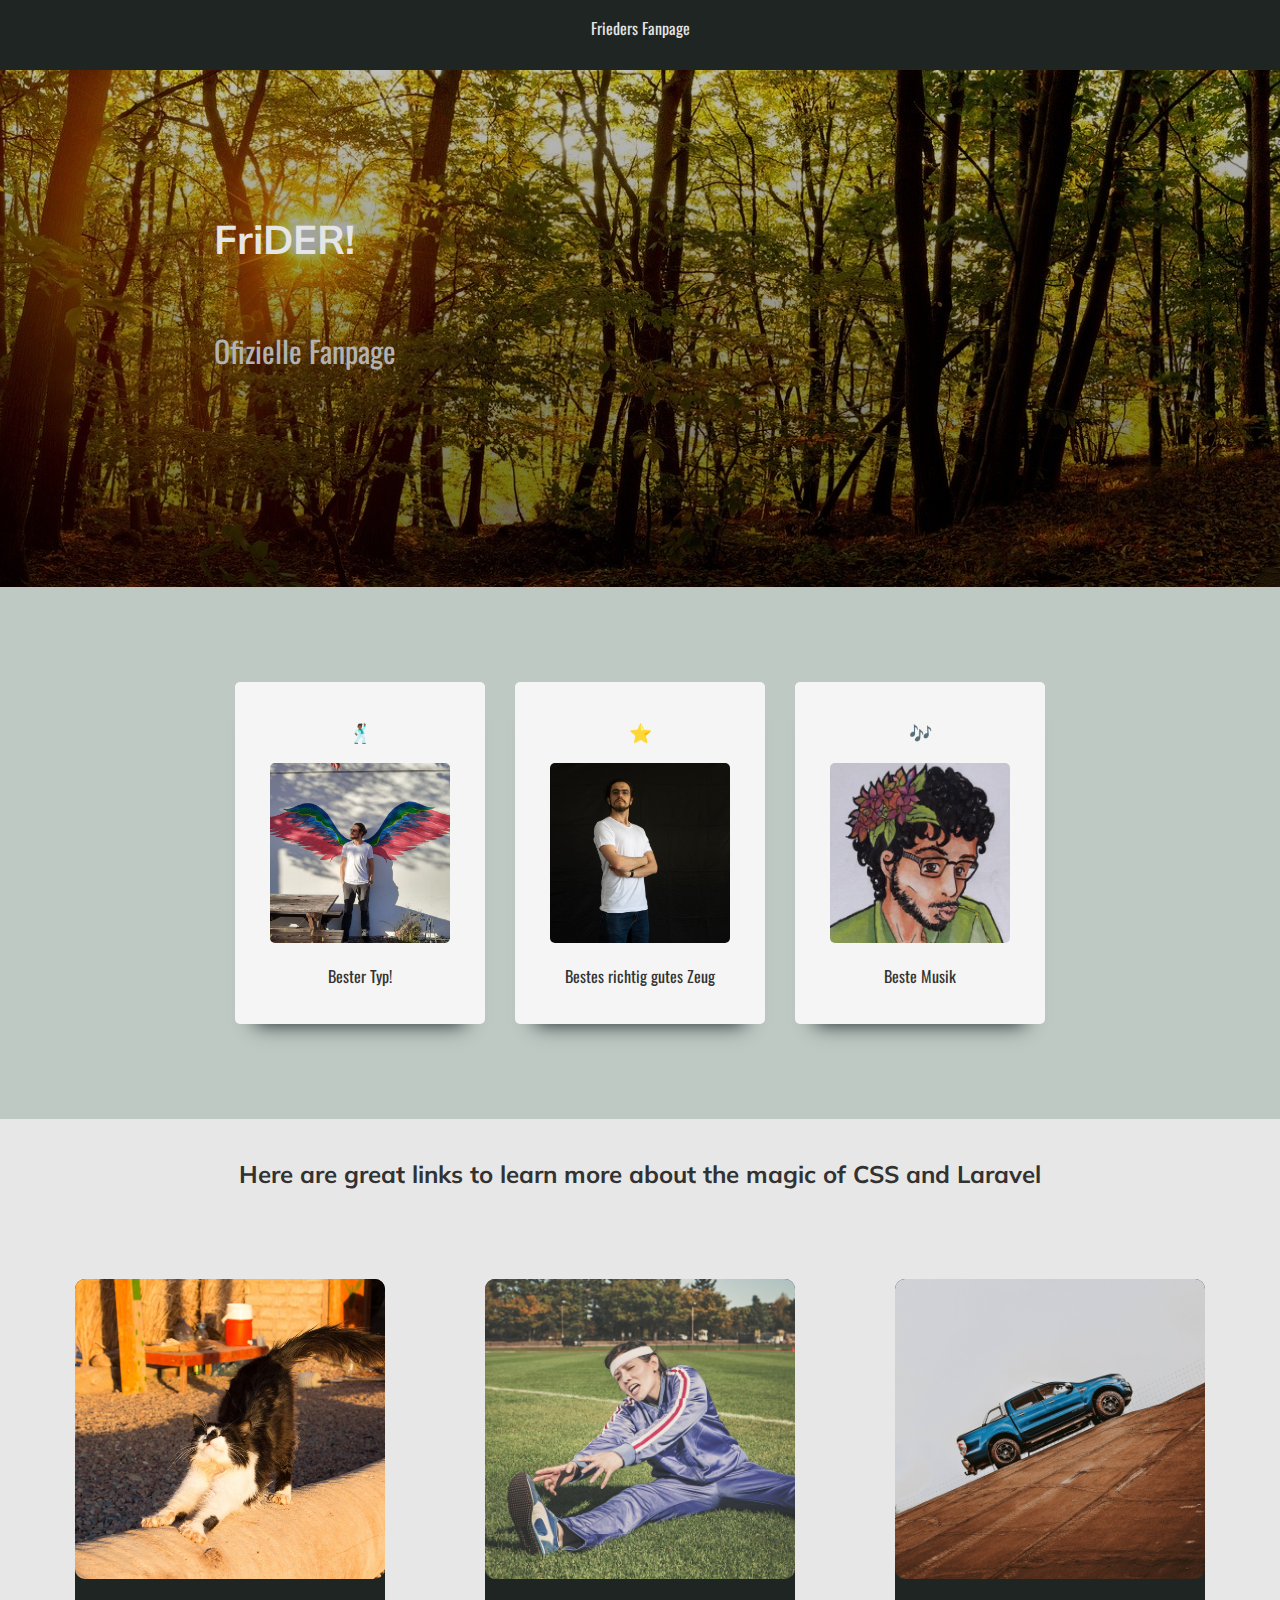
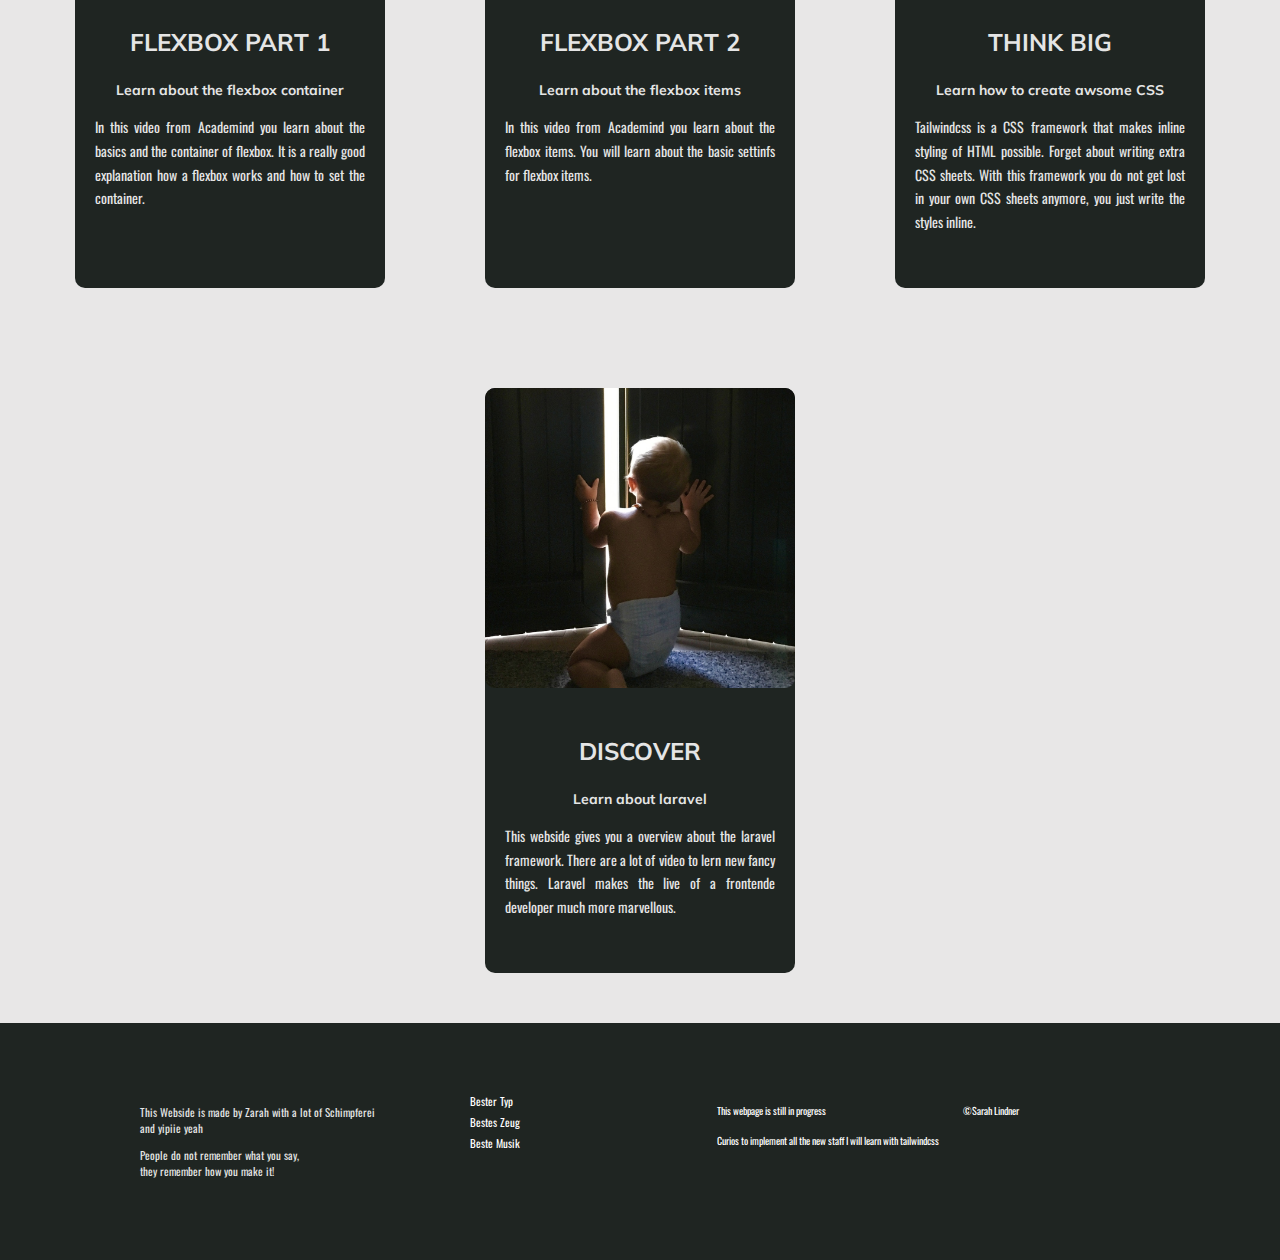
<file: index.html>
<!DOCTYPE html>
 <html lang="de">
 <head>
 	<meta charset="utf-8">
 	<title>Frieder´s Fanpage</title>
 	<!-- imort fonts -->
 	<link rel="stylesheet" type="text/css" href="https://fonts.googleapis.com/css?family=Muli|Oswald:700&display=swap">
 	<!-- import css file -->
 	<link rel="stylesheet" type="text/css" href="style.css">
 </head>
 <body>

 <!-- header section -->

	<div class="header">
		<p>Frieders Fanpage</p>
	</div>
 
 <!-- Banner -->

 	<div class="banner">
	 	<h1>FriDER!</h1>
	 	<p>Ofizielle Fanpage</p>
 	</div>

	<!-- Card section -->
	<section>
		<div class="parent">
			<!-- cardo one -->
			<div class="cardone cardfoto">
				<a href="./FriedersFanpage/typ/typ.html" target="_blank">
				 	<h3>🕺🏾</h3>
				 	<img src="./FriedersFanpage/images/typ.jpg">
				 	<p>Bester Typ!</p>
				 </a>
			</div>
			
			<!-- cardo two -->
			<div class="cardtwo cardfoto">
				<a href="./FriedersFanpage/zeug/zeug.html" target="_blank">
				 	<h3>⭐️</h3>
				 	<img src="./FriedersFanpage/images/zeug1.jpg" alt="Noch ein Bild">
				 	<p>Bestes richtig gutes Zeug</p>
				 </a>
			</div>

			<!-- cardo three -->
			<div class="cardthree cardfoto">
				<a href="./FriedersFanpage/music/music.html" target="_blank">
				 	<h3>🎶</h3>
				 	<img src="./FriedersFanpage/images/music.jpg" alt="Zeichnung von Frieder mit einer sexy Blume im Haar">
				 	<p>Beste Musik</p>
				 </a>
			</div>
	</section>

	<!-- video link section -->
	<section>
		<div class="videosection">
			<div class="videobanner">
			<h2>Here are great links to learn more about the magic of CSS and Laravel</h2>
			</div>
			<div class="parentlinkbox">
				<div class="video-card">
					<a class="btn-video" href="https://www.youtube.com/watch?v=siKKg8Y_tQY" target="_blank">
						<img src="./FriedersFanpage/images/cathump.jpg" alt="flexible cat">
						<div class="cardbody">
							<h2>Flexbox Part 1</h2>
							<h3>Learn about the flexbox container</h3>
							<p>In this video from Academind you learn about the basics and the container of flexbox. It is a really good explanation how a flexbox works and how to set the container.</p>
						</div>
					</a>
				</div>

				<div class="video-card">
					<a class="btn-video" href="https://www.youtube.com/watch?v=RdlEEfx912M" target="_blank">
						<img src="./FriedersFanpage/images/stretching.jpg" alt="flexible girl">
						<div class="cardbody">
							<h2>Flexbox Part 2</h2>
							<h3>Learn about the flexbox items</h3>
							<p>In this video from Academind you learn about the flexbox items. You will learn about the basic settinfs for flexbox items.</p>
						</div>
					</a>
				</div>

				<div class="video-card">
					<a class="btn-video" href="https://tailwindcss.com/" target="_blank">
						<img src="./FriedersFanpage/images/gobig.jpg" alt="car driving uo a hill">
						<div class="cardbody">
							<h2>Think big</h2>
							<h3>Learn how to create awsome CSS</h3>
							<p>Tailwindcss is a CSS framework that makes inline styling of HTML possible. Forget about writing extra CSS sheets. With this framework you do not get lost in your own CSS sheets anymore, you just write the styles inline.</p>
						</div>
					</a>
				</div>

				<div class="video-card">
					<a class="btn-video" href="https://laracasts.com/" target="_blank">
						<img src="./FriedersFanpage/images/baby.png" alt="child opens door">
						<div class="cardbody">
							<h2>Discover</h2>
							<h3>Learn about laravel</h3>
							<p>This webside gives you a overview about the laravel framework. There are a lot of video to lern new fancy things. Laravel makes the live of a frontende developer much more marvellous. </p>
						</div>
					</a>
				</div>
			</div>
		</div>
	</section>

	 <div class="footer">
 		<div class="inner_footer">
 			<div class="logo_container">
 				<p>This Webside is made by Zarah with a lot of Schimpferei <br>and yipiie yeah</p>
 				<p>People do not remember what you say, <br>they remember how you make it!</p>
 			</div>

 			<div class="footer_third">
 				<a href="./FriedersFanpage/typ/typ.html">Bester Typ</a>
 				<a href="./FriedersFanpage/zeug/zeug.html">Bestes Zeug</a>
 				<a href="./FriedersFanpage/music/music.html">Beste Musik</a>
 			</div>

 			<div class="footer_third">
 				<p>This webpage is still in progress</p>
 				<p>Curios to implement all the new staff I will learn with tailwindcss</p>
 			</div>

 			<div class="footer_third">
 				<p>©Sarah Lindner</p>
 			</div>
 		</div>
 	</div>

 </body>
 </html>
</file>
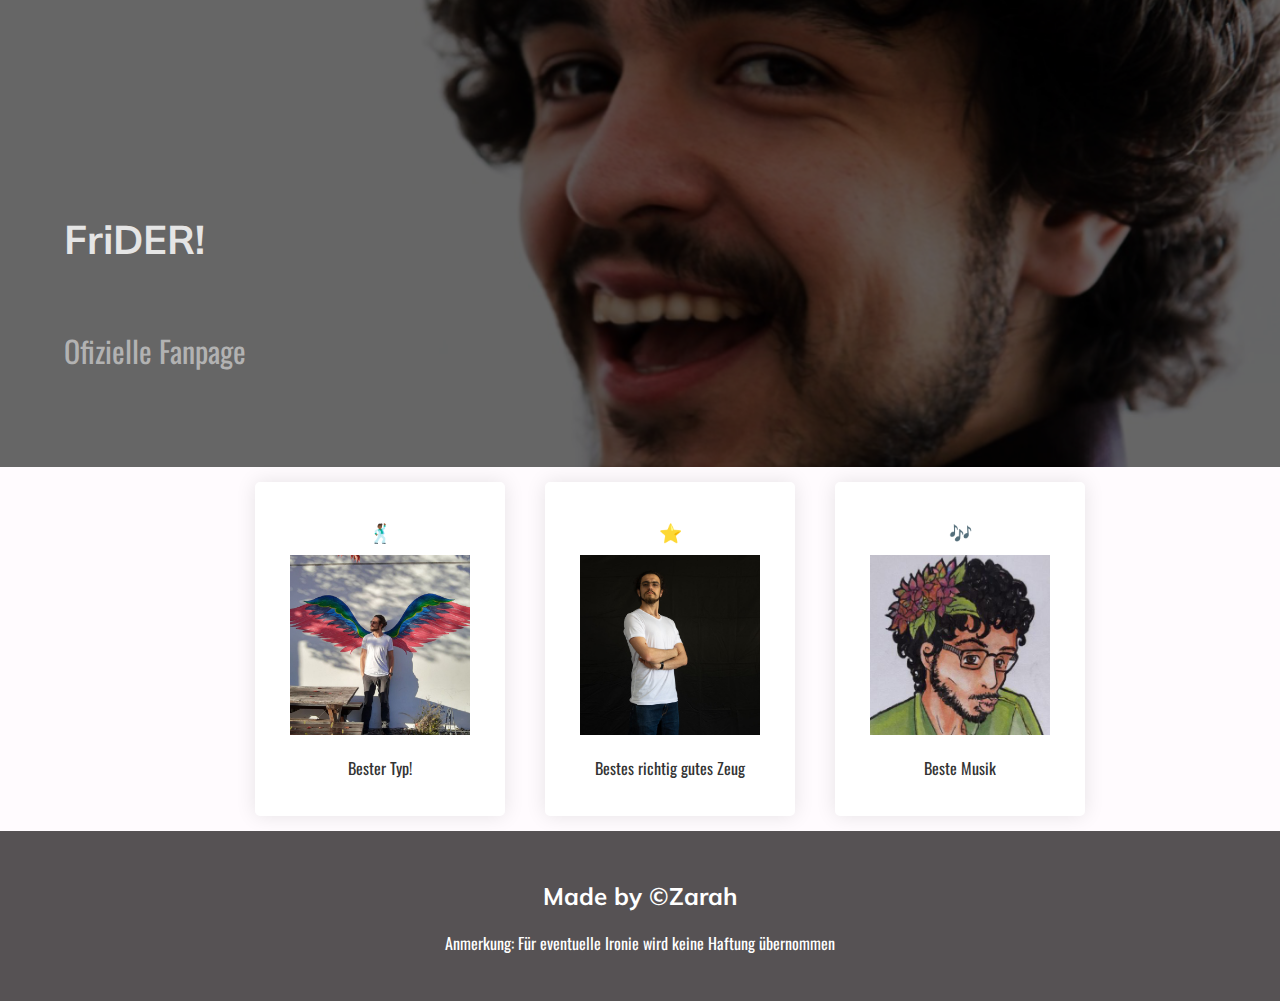
<file: Frieders Fanpage/index.html>
<!DOCTYPE html>
 <html lang="de">
 <head>
 	<meta charset="utf-8">
 	<title>Frieder´s Fanpage</title>
 	<!-- imort fonts -->
 	<link rel="stylesheet" type="text/css" href="https://fonts.googleapis.com/css?family=Muli|Oswald:700&display=swap">
 	<!-- import css file -->
 	<link rel="stylesheet" type="text/css" href="style.css">
 </head>
 <body>
 
 <!-- Banner -->

 	<div class="banner">
	 	<h1>FriDER!</h1>
	 	<p>Ofizielle Fanpage</p>
 	</div>

 	<!-- card section -->

	<div class="container">
		<div class="cards">
		 <!-- Card one -->
		 	<div class="card-white">
			 	<h3>🕺🏾</h3>
			 	<img src="images/typ.jpg">
			 	<p><a href="typ/typ.html"target="_blank" >Bester Typ!</a></p>
			 </div>

		 <!-- Card two -->
		 	<div class="card-white">
			 	<h3>⭐️</h3>
			 	<img src="images/zeug1.jpg" alt="Noch ein Bild">
			 	<p><a href="zeug/zeug.html" target="_blank">Bestes richtig gutes Zeug</a></p>
		 	</div>

		 <!-- Card three -->
		 	<div class="card-white">
			 	<h3>🎶</h3>
			 	<img src="images/music.jpg" alt="Zeichnung von Frieder mit einer sexy Blume im Haar">
			 	<!-- <p>Beste Musik</p> -->
			 	<p><a href="music/music.html" target="_blank",>Beste Musik</a></p>
			</div>	
		</div> 
	</div> 

 <!-- footer section -->

 	<div class="footer">
	 	<h2>Made by ©Zarah</h2>
	 	<p>Anmerkung: Für eventuelle Ironie wird keine Haftung übernommen</p>
	</div>

 </body>
 </html>
</file>
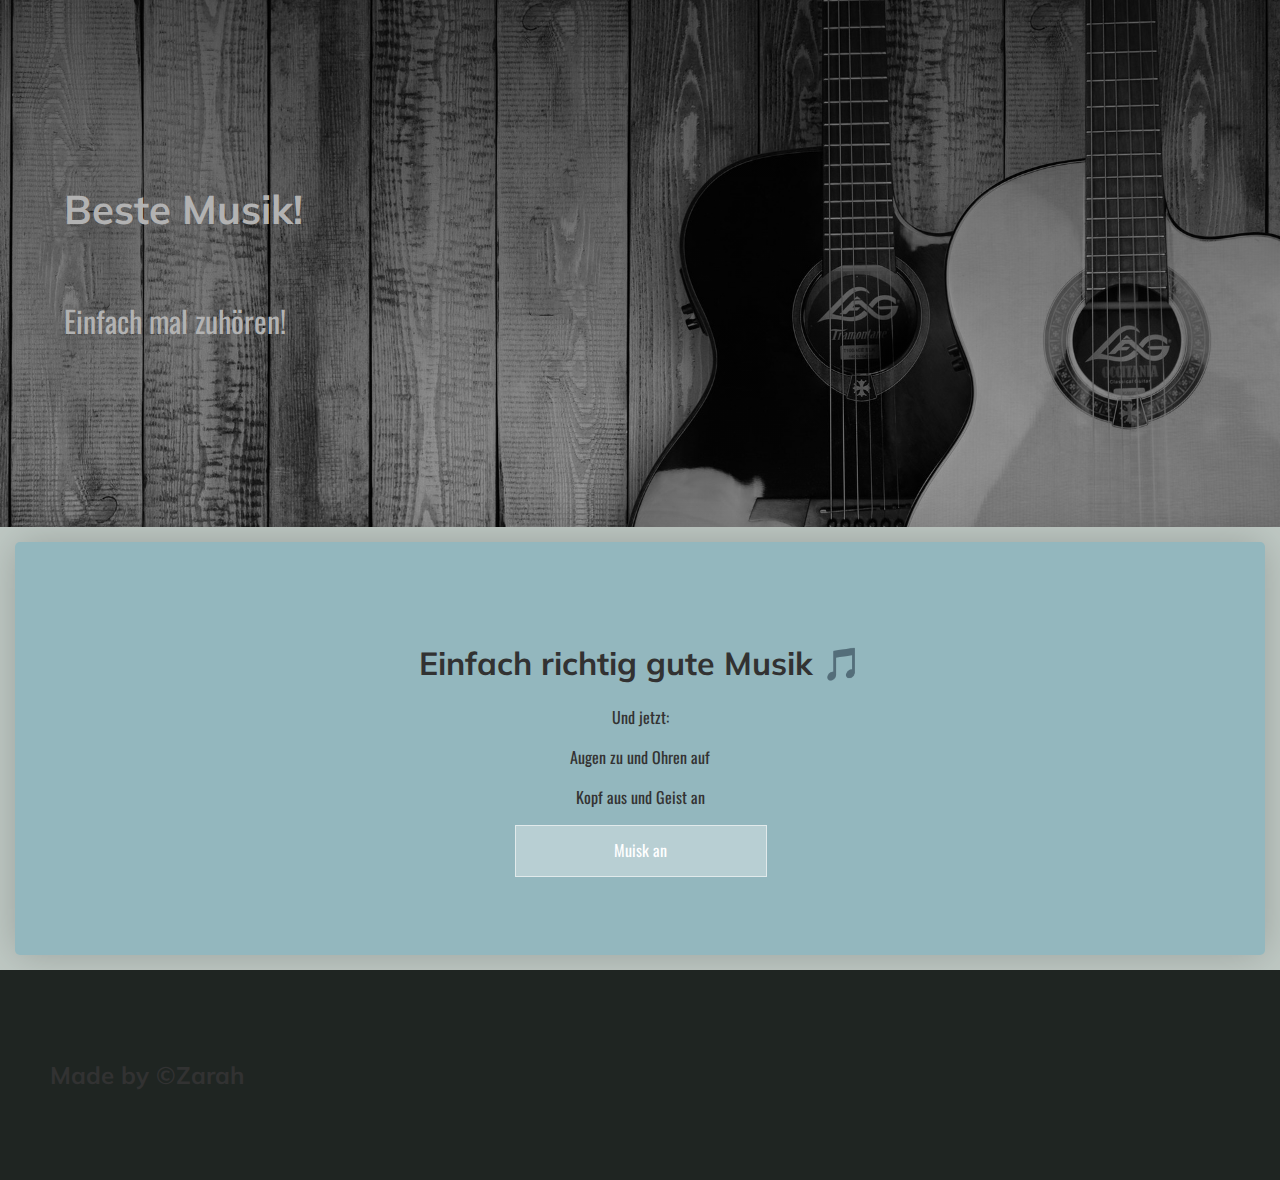
<file: Music/music.html>
<!DOCTYPE html>
 <html lang="de">
 <head>
 	<meta charset="utf-8">
 	<title>Beste Musik</title>
 	<!-- imort fonts -->
 	<link rel="stylesheet" type="text/css" href="https://fonts.googleapis.com/css?family=Muli|Oswald:700&display=swap">
 	<!-- import css file -->
 	<link rel="stylesheet" type="text/css" href="music.css">
 	<link rel="stylesheet" type="text/css" href="../style.css">
 	<!-- <link rel="stylesheet" type="text/css" href="../style.css"> -->
 </head>
 <body>

 <!-- Banner -->

 	<div class="bannermusic">
	 	<h1>Beste Musik!</h1>
	 	<p>Einfach mal zuhören!</p>
 	</div>
 	<!-- <a href=""></a> -->

<!-- card one -->

	<div class="containermusic">
		<div class="cards-music">
			<!-- card one -->
			<div class=card-white-music>
				<h1>Einfach richtig gute Musik 🎵</h1>
				<p>Und jetzt:</p>
				<p>Augen zu und Ohren auf</p> 
				<p>Kopf aus und Geist an</p>
				<div class="box-2">
					<div class="btn btn-two">
						<a href="../error/error.html"><span class="btn btn-two">Muisk an</span></a>
					</div>					
				</div> 			
			</div>
		</div>
	 </div>

	<!-- footer section -->

	<div class="footer">
		<h2>Made by ©Zarah</h2>
		<p></p>
	</div>

 </body>
 </html>
</file>
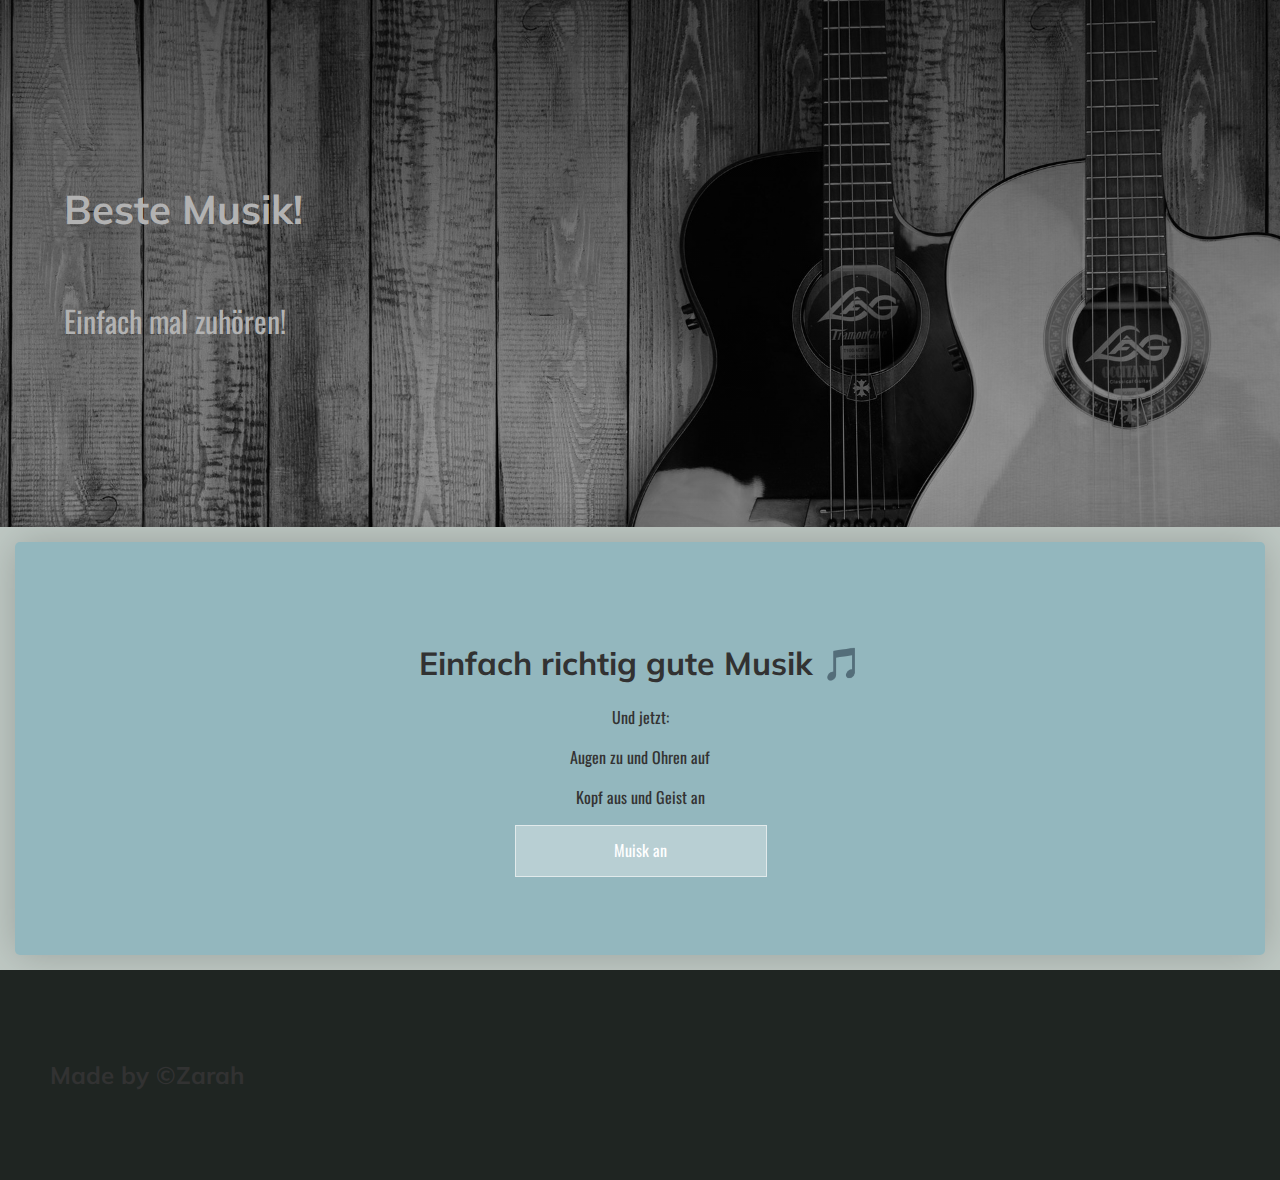
<file: Frieders Fanpage/Music/music.html>
<!DOCTYPE html>
 <html lang="de">
 <head>
 	<meta charset="utf-8">
 	<title>Beste Musik</title>
 	<!-- imort fonts -->
 	<link rel="stylesheet" type="text/css" href="https://fonts.googleapis.com/css?family=Muli|Oswald:700&display=swap">
 	<!-- import css file -->
 	<link rel="stylesheet" type="text/css" href="music.css">
 	<link rel="stylesheet" type="text/css" href="../../style.css">
 	<!-- <link rel="stylesheet" type="text/css" href="../style.css"> -->
 </head>
 <body>

 <!-- Banner -->

 	<div class="bannermusic">
	 	<h1>Beste Musik!</h1>
	 	<p>Einfach mal zuhören!</p>
 	</div>
 	<!-- <a href=""></a> -->

<!-- card one -->

	<div class="containermusic">
		<div class="cards-music">
			<!-- card one -->
			<div class=card-white-music>
				<h1>Einfach richtig gute Musik 🎵</h1>
				<p>Und jetzt:</p>
				<p>Augen zu und Ohren auf</p> 
				<p>Kopf aus und Geist an</p>
				<div class="box-2">
					<div class="btn btn-two">
						<a href="../Error/error.html"><span class="btn btn-two">Muisk an</span></a>
					</div>					
				</div> 			
			</div>
		</div>
	 </div>

	<!-- footer section -->

	<div class="footer">
		<h2>Made by ©Zarah</h2>
		<p></p>
	</div>

 </body>
 </html>
</file>
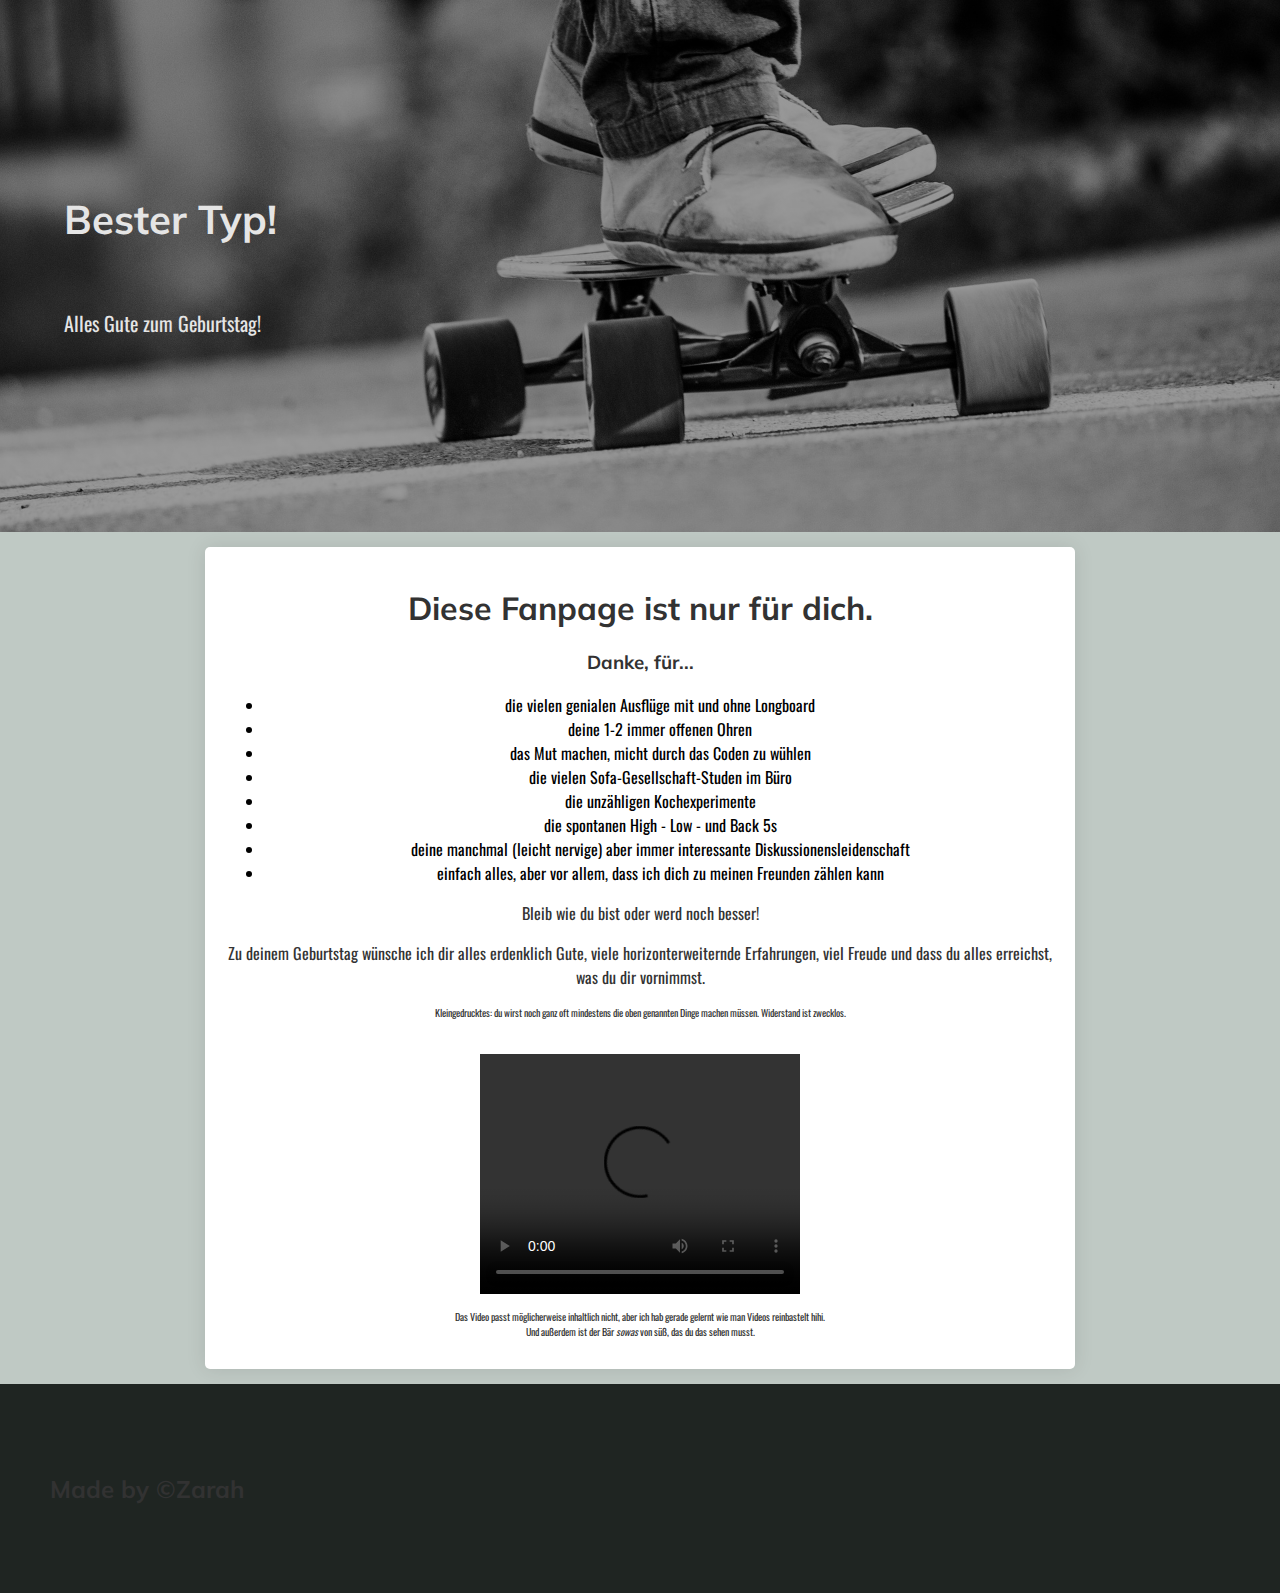
<file: Frieders Fanpage/typ/typ.html>
<!DOCTYPE html>
 <html lang="de">
 <head>
 	<meta charset="utf-8">
 	<title>Frieder ist genial</title>
 	<!-- imort fonts -->
 	<link rel="stylesheet" type="text/css" href="https://fonts.googleapis.com/css?family=Muli|Oswald:700&display=swap">
 	<!-- import css file -->
 	<link rel="stylesheet" type="text/css" href="typ.css">
 	<link rel="stylesheet" type="text/css" href="../../../style.css">
 	<!-- <link rel="stylesheet" type="text/css" href="../../style.css"> -->
 </head>
 <body>

 <!-- Banner -->

 	<div class="bannertyp">
	 	<h1>Bester Typ!</h1>
	 	<p>Alles Gute zum Geburtstag!</p>
 	</div>
 	<!-- <a href=""></a> -->

<!-- card one -->

	<div class="container">
		<div class="cards-typ">
			<!-- card one -->
			<div class=card-white-typ>
				<h1>Diese Fanpage ist nur für dich.</h1>
				<h3>Danke, für...</h3>  
				<ul>
					<li>die vielen genialen Ausflüge mit und ohne Longboard</li>
					<li>deine 1-2 immer offenen Ohren</li>
					<li>das Mut machen, micht durch das Coden zu wühlen</li>
					<li>die vielen Sofa-Gesellschaft-Studen im Büro</li>
					<li>die unzähligen Kochexperimente</li>
					<li>die spontanen High - Low - und Back 5s</li>
					<li>deine manchmal (leicht nervige) aber immer interessante Diskussionensleidenschaft</li>
					<li>einfach alles, aber vor allem, dass ich dich zu meinen Freunden zählen kann</li>
				</ul>
				<p>Bleib wie du bist oder werd noch besser!</p>
				<p>Zu deinem Geburtstag wünsche ich dir alles erdenklich Gute, viele horizonterweiternde Erfahrungen, viel Freude und dass du alles erreichst, was du dir vornimmst.</p>
				<p id="card-white">Kleingedrucktes: du wirst noch ganz oft mindestens die oben genannten Dinge machen müssen. Widerstand ist zwecklos.</p>
				<br>
				<video src="https://content.codecademy.com/courses/freelance-1/unit-1/lesson-2/htmlcss1-vid_brown-bear.mp4" controls="Video not supported" width="320" height="240">
				</video>
				<br>
				<p id="card-white">Das Video passt möglicherweise inhaltlich nicht, aber ich hab gerade gelernt wie man Videos reinbastelt hihi. 
				<br> 
				Und außerdem ist der Bär <em>sowas</em> von süß, das du das sehen musst.</p>
				
			</div>
		</div>
	 </div>


	<!-- footer section -->

	<div class="footer">
		<h2>Made by ©Zarah</h2>
	</div>

 </body>
 </html>
</file>
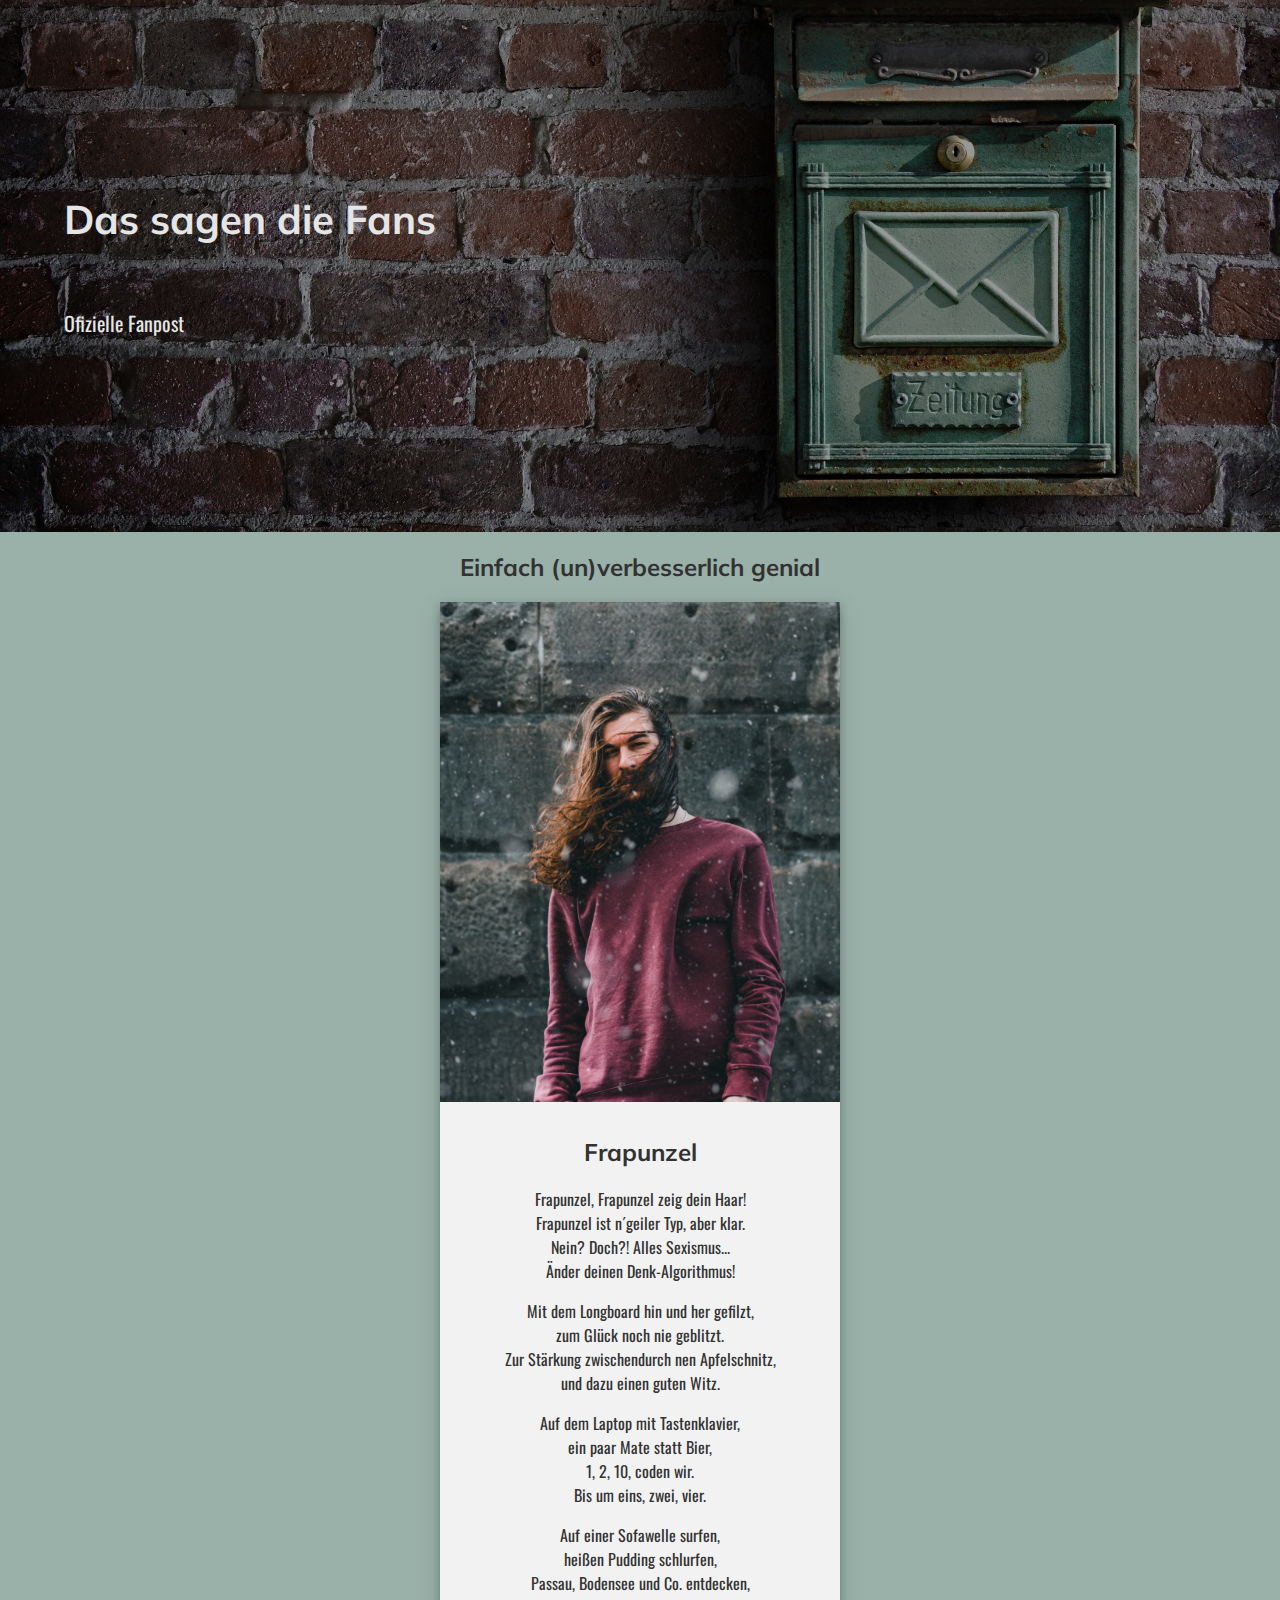
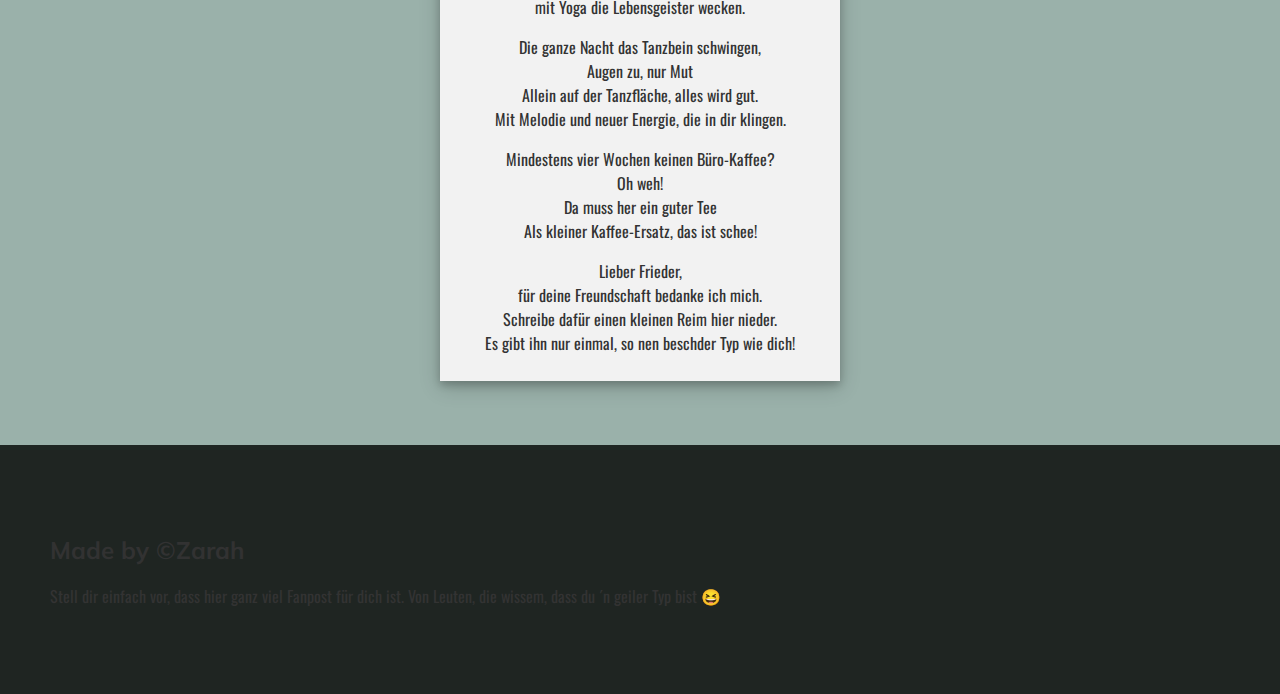
<file: Frieders Fanpage/Zeug/zeug.html>
<!DOCTYPE html>
 <html lang="de">
 <head>
 	<meta charset="utf-8">
 	<title>Fanpost</title>
 	<!-- imort fonts -->
 	<link rel="stylesheet" type="text/css" href="https://fonts.googleapis.com/css?family=Muli|Oswald:700&display=swap">
 	<!-- import css file -->
 	<link rel="stylesheet" type="text/css" href="../../style.css">
 	<link rel="stylesheet" type="text/css" href="zeug.css">
 </head>
 <body id="bodyzeug">

 <!-- banner section -->

	 <div class="bannerzeug">
		 	<h1>Das sagen die Fans</h1>
		 	<p>Ofizielle Fanpost</p>
	 </div>

<!-- poem section -->


<h2 id="zentriert">Einfach (un)verbesserlich genial</h2>
<div class="polaroid">
	<img src="../images/frapunzel.jpg" alt="typ" style="width: 100%">
	<div class="cardzeug">
		<p>
			<h2>Frapunzel</h2>
			<p>
			Frapunzel, Frapunzel zeig dein Haar!<br>
			Frapunzel ist n´geiler Typ, aber klar. <br>
			Nein? Doch?! Alles Sexismus... <br>
			Änder deinen Denk-Algorithmus! <br>
			</p>
			<p>
			Mit dem Longboard hin und her gefilzt,<br>
			zum Glück noch nie geblitzt.<br>
			Zur Stärkung zwischendurch nen Apfelschnitz,<br>
			und dazu einen guten Witz.<br>
			<p>
			Auf dem Laptop mit Tastenklavier,<br>
			ein paar Mate statt Bier,<br>
			1, 2, 10, coden wir.<br>
			Bis um eins, zwei, vier.<br>
			</p>
			<p>
			Auf einer Sofawelle surfen,<br>
			heißen Pudding schlurfen,<br>
			Passau, Bodensee und Co. entdecken,<br>
			mit Yoga die Lebensgeister wecken.<br>
			</p>
			<p>
			Die ganze Nacht das Tanzbein schwingen,<br>
			Augen zu, nur Mut<br>
			Allein auf der Tanzfläche, alles wird gut.<br>
			Mit Melodie und neuer Energie, die in dir klingen.<br>
			</p>
			<p>
			Mindestens vier Wochen keinen Büro-Kaffee? <br>
			Oh weh!<br>
			Da muss her ein guter Tee<br>
			Als kleiner Kaffee-Ersatz, das ist schee!<br>
			</p>
			<p>
			Lieber Frieder,<br>
			für deine Freundschaft bedanke ich mich.<br>
			Schreibe dafür einen kleinen Reim hier nieder.<br>
			Es gibt ihn nur einmal, so nen beschder Typ wie dich!<br>
			</p>
			</p>
	</div>
</div>
	
 <!-- footer section -->

 	<div class="footer">
	 	<h2>Made by ©Zarah</h2>
	 	<p>Stell dir einfach vor, dass hier ganz viel Fanpost für dich ist. Von Leuten, die wissem, dass du ´n geiler Typ bist 😆</p>
	</div>

 </body>
 </html>
</file>
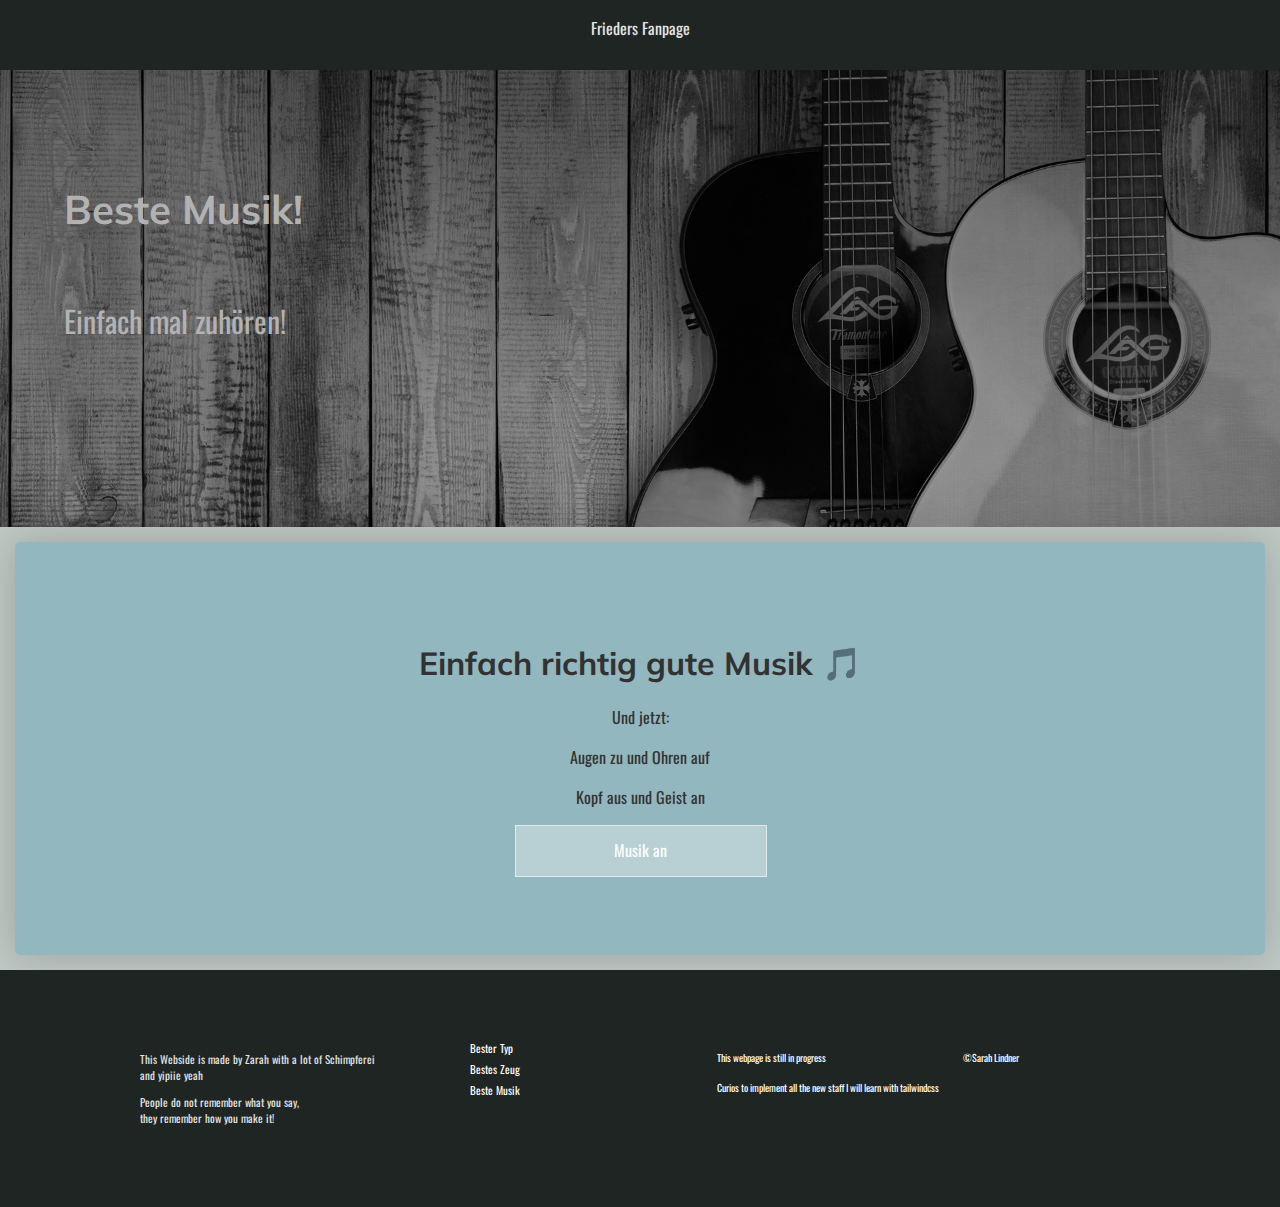
<file: FriedersFanpage/music/music.html>
<!DOCTYPE html>
 <html lang="de">
 <head>
 	<meta charset="utf-8">
 	<title>Beste Musik</title>
 	<!-- imort fonts -->
 	<link rel="stylesheet" type="text/css" href="https://fonts.googleapis.com/css?family=Muli|Oswald:700&display=swap">
 	<!-- import css file -->
 	<link rel="stylesheet" type="text/css" href="music.css">
 	<link rel="stylesheet" type="text/css" href="../../style.css">
 	<!-- <link rel="stylesheet" type="text/css" href="../style.css"> -->
 </head>
 <body>

 <!-- header section -->

	<div class="header">
		<p>Frieders Fanpage</p>
	</div>
	
 <!-- Banner -->

 	<div class="bannermusic">
	 	<h1>Beste Musik!</h1>
	 	<p>Einfach mal zuhören!</p>
 	</div>
 	<!-- <a href=""></a> -->

<!-- card one -->

	<div class="containermusic">
		<div class="cards-music">
			<!-- card one -->
			<div class=card-white-music>
				<h1>Einfach richtig gute Musik 🎵</h1>
				<p>Und jetzt:</p>
				<p>Augen zu und Ohren auf</p> 
				<p>Kopf aus und Geist an</p>
				<div class="box-2">
					<div class="btn btn-two">
						<a href="./FriedersFanpage/Error/error.html"><span class="btn btn-two">Musik an</span></a>
					</div>					
				</div> 			
			</div>
		</div>
	 </div>

	<!-- footer section -->
	<div class="footer">
 		<div class="inner_footer">
 			<div class="logo_container">
 				<p>This Webside is made by Zarah with a lot of Schimpferei <br>and yipiie yeah</p>
 				<p>People do not remember what you say, <br>they remember how you make it!</p>
 			</div>

 			<div class="footer_third">
 				<a href="../typ/typ.html">Bester Typ</a>
 				<a href="../zeug/zeug.html">Bestes Zeug</a>
 				<a href="../music/music.html">Beste Musik</a>
 			</div>

 			<div class="footer_third">
 				<p>This webpage is still in progress</p>
 				<p>Curios to implement all the new staff I will learn with tailwindcss</p>
 			</div>

 			<div class="footer_third">
 				<p>©Sarah Lindner</p>
 			</div>
 		</div>
 	</div>

 </body>
 </html>
</file>
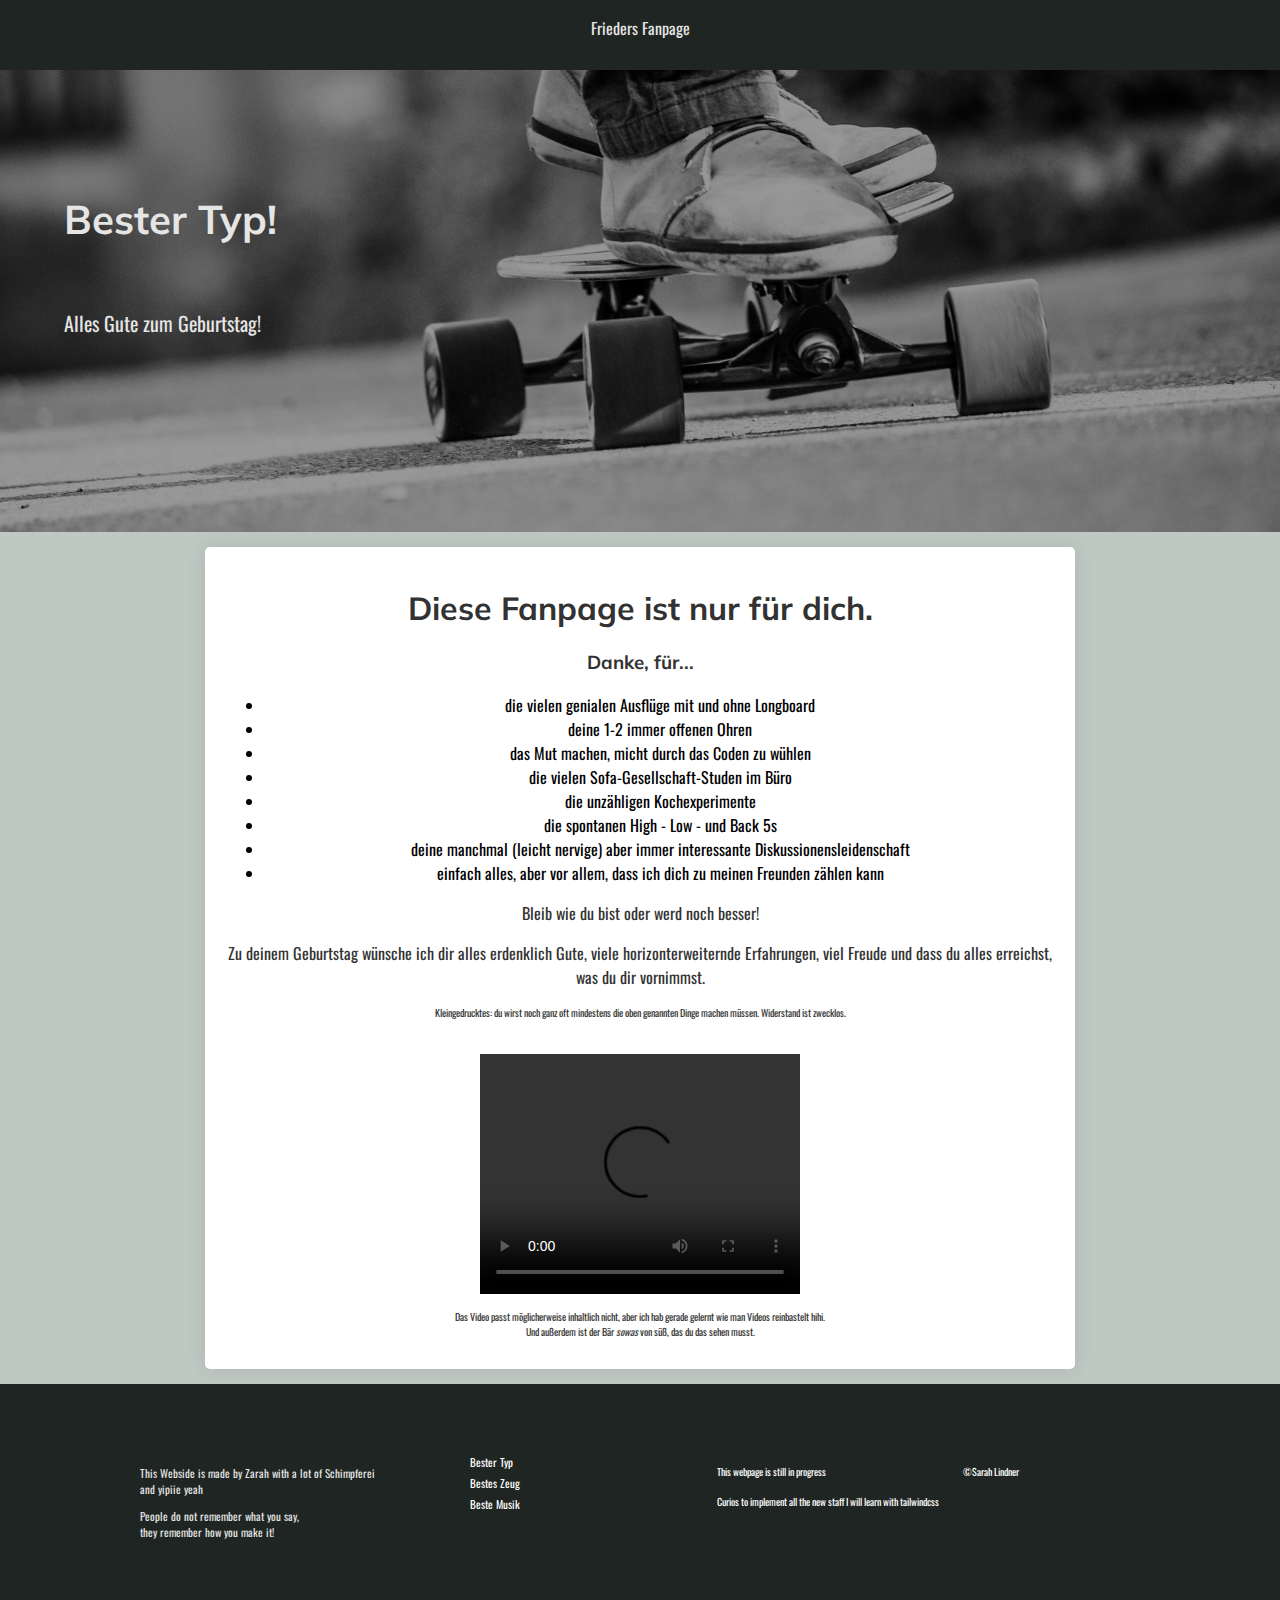
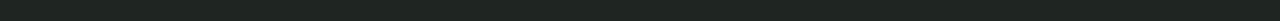
<file: FriedersFanpage/typ/typ.html>
<!DOCTYPE html>
 <html lang="de">
 <head>
 	<meta charset="utf-8">
 	<title>Frieder ist genial</title>
 	<!-- imort fonts -->
 	<link rel="stylesheet" type="text/css" href="https://fonts.googleapis.com/css?family=Muli|Oswald:700&display=swap">
 	<!-- import css file -->
 	<link rel="stylesheet" type="text/css" href="typ.css">
 	<link rel="stylesheet" type="text/css" href="../../style.css">
 	<!-- <link rel="stylesheet" type="text/css" href="../../style.css"> -->
 </head>
 <body>

 <!-- header section -->

	<div class="header">
		<p>Frieders Fanpage</p>
	</div>

	
 <!-- Banner -->

 	<div class="bannertyp">
	 	<h1>Bester Typ!</h1>
	 	<p>Alles Gute zum Geburtstag!</p>
 	</div>
 	<!-- <a href=""></a> -->

<!-- card one -->

	<div class="container">
		<div class="cards-typ">
			<!-- card one -->
			<div class=card-white-typ>
				<h1>Diese Fanpage ist nur für dich.</h1>
				<h3>Danke, für...</h3>  
				<ul>
					<li>die vielen genialen Ausflüge mit und ohne Longboard</li>
					<li>deine 1-2 immer offenen Ohren</li>
					<li>das Mut machen, micht durch das Coden zu wühlen</li>
					<li>die vielen Sofa-Gesellschaft-Studen im Büro</li>
					<li>die unzähligen Kochexperimente</li>
					<li>die spontanen High - Low - und Back 5s</li>
					<li>deine manchmal (leicht nervige) aber immer interessante Diskussionensleidenschaft</li>
					<li>einfach alles, aber vor allem, dass ich dich zu meinen Freunden zählen kann</li>
				</ul>
				<p>Bleib wie du bist oder werd noch besser!</p>
				<p>Zu deinem Geburtstag wünsche ich dir alles erdenklich Gute, viele horizonterweiternde Erfahrungen, viel Freude und dass du alles erreichst, was du dir vornimmst.</p>
				<p id="card-white">Kleingedrucktes: du wirst noch ganz oft mindestens die oben genannten Dinge machen müssen. Widerstand ist zwecklos.</p>
				<br>
				<video src="https://content.codecademy.com/courses/freelance-1/unit-1/lesson-2/htmlcss1-vid_brown-bear.mp4" controls="Video not supported" width="320" height="240">
				</video>
				<br>
				<p id="card-white">Das Video passt möglicherweise inhaltlich nicht, aber ich hab gerade gelernt wie man Videos reinbastelt hihi. 
				<br> 
				Und außerdem ist der Bär <em>sowas</em> von süß, das du das sehen musst.</p>
				
			</div>
		</div>
	 </div>


	<!-- footer section -->

	<div class="footer">
 		<div class="inner_footer">
 			<div class="logo_container">
 				<p>This Webside is made by Zarah with a lot of Schimpferei <br>and yipiie yeah</p>
 				<p>People do not remember what you say, <br>they remember how you make it!</p>
 			</div>

 			<div class="footer_third">
 				<a href="../typ/typ.html">Bester Typ</a>
 				<a href="../zeug/zeug.html">Bestes Zeug</a>
 				<a href="../music/music.html">Beste Musik</a>
 			</div>

 			<div class="footer_third">
 				<p>This webpage is still in progress</p>
 				<p>Curios to implement all the new staff I will learn with tailwindcss</p>
 			</div>

 			<div class="footer_third">
 				<p>©Sarah Lindner</p>
 			</div>
 		</div>
 	</div>

 </body>
 </html>
</file>
<file: style.css>
body{
	font-family: Oswald;
	margin: 0;
	width: 100%;
    height: 100%;
    overflow: scroll;
    background-color: #bfc9c4;
    max-width: 100%;
    overflow-x: hidden;
}

h1, h2, h3{
	font-family: Muli;
	color: #323232;
}

p{
	color: #333333;
}

a {
	text-decoration: none;
}

.header {
	background-color: #1f2522;
	text-align: center;
	position: fixed;
	height: 70px;
	width: 100%
}

.header p {
	color: #e5e5e5;
}

.banner{
	background-image: linear-gradient(rgba(0,0,0,0.2), rgba(0,0,0,0.6)), url('./FriedersFanpage/images/banner1.jpg');
	background-size: cover;
	background-position: center;
	padding: 150px;
	text-align: left;
	width: 100%;
}

.banner h1{
	color: #e5e5e5;
	font-size: 40px;
	margin: 5%;
}

.banner p{
	color: #b2b2b2;
	font-size: 30px;
	margin: 5%;
}

/*.card-white{
	background: #f5f5f5;
	box-shadow: 0 0 20px rgba(0,0,0,0.1);
	border-radius: 5px;
	width: 210px;
	text-align: center;
	padding: 20px;
	margin: 15px;
}

.card-white img{
	width: 180px;
	height: 180px;
	object-fit: cover;
}

.card-white h3{
	margin-bottom: 10px;
}

.card-white a{
	text-decoration: none;
}*/


/*footer section*/
.footer {
	background-color: #1f2522;
	width: 100%;
	display: block;
	/*position: relative;*/
	overflow: hidden;
	padding: 70px 50px; 
	/*clear: both;*/
}

.inner_footer {
	display: block;
	margin: 0 auto;
	width: 1100px;
	height: 100%;
}

.inner_footer .logo_container {
	width: 30%;
	float: left;
	height: 100%;
	display: block;
}

.inner_footer .logo_container p{
	color: #e5e5e5;
	font-size: 11px;
}

.inner_footer .logo_container img {
	width: 100px;
	height: auto;
}

.inner_footer .footer_third {
	width: calc(23.333333333333333% - 20px);
	margin-right: 10px;
	float: left;
	height: 100%;
}

.inner_footer .footer_third: last-child{
	margin-right: 0;
}

/*.inner_footer .footer_third h1 {
	font-size: 18px;
	display: block;
	width: 100%;
	margin-bottom: 20px;
}*/

.inner_footer .footer_third a {
	font-size: 11px;
	display: block;
	width: 100%;
	padding-bottom: 5px;
	color: #FFFFFF;
}

.inner_footer .footer_third a:hover {
	opacity: 0.8;
	text-decoration: underline;
}

.inner_footer .footer_third p {
	font-size: 10px;
	display: block;
	width: 100%;
	padding-bottom: 5px;
	color: #FFFFFF;
} 
/*end footer*/



/*.container{
	width: 800px;
	padding: 100px 0;
	margin: auto;
}

.cards{
	display: grid;
	grid-template-columns: 1fr 1fr 1fr;
	grid-gap: 10px;
	justify-content: center;
}

@media(max-width: 800px) {
	.cards{
		grid-template-columns: 1fr;
	}

	.card-white{
		width: auto;
	}
}

/*cards media queries*/
/*@media(min-width: 500px) {
	.container{
		width: 400px;
	}
}*/


/*container media queries*/

/*@media(min-width: 800px) {
	.container{
		width: 600px;
	}
}

@media(min-width: 1000px) {
	.container{
		width: 800px;
	}
}*/
/*felexbox*/

.parent {
	padding: 80px;
	margin: 0;
	display: flex;
	flex-flow: row wrap;
	align-items: center;
	justify-content: center;
	align-content: center;
}

.cardone {
	background: #f5f5f5;
	box-shadow: 0px 20px 20px -20px #141e21;
	border-radius: 5px;
	width: 210px;
	text-align: center;
	padding: 20px;
	margin: 15px;
}

.cardfoto img{
	width: 180px;
	height: 180px;
	object-fit: cover;
	border-radius: 5px;
}

.cardtwo {
	background: #f5f5f5;
	box-shadow: 0px 20px 20px -20px #141e21;
	border-radius: 5px;
	width: 210px;
	text-align: center;
	padding: 20px;
	margin: 15px;
}

.cardthree {
	background: #f5f5f5;
	box-shadow: 0px 20px 20px -20px #141e21;
	border-radius: 5px;
	width: 210px;
	text-align: center;
	padding: 20px;
	margin: 15px;
}

/*videsection flexbox*/
.videosection {
	background-color: #E8E7E7;
}

.parentlinkbox {
	margin: 0;
	display: flex;
	flex-flow: row wrap;
	align-items: center;
	align-items: stretch;
	justify-content: center;
}

.videobanner{
	text-align: center;
	padding: 20px 0;
}
	/*Video cards*/
.video-card {
	margin: 50px;
	width: 310px;
	background-color: #1f2522;
	padding-bottom: 20px;
	border-radius: 2px;
	align-items: center;
	text-align: center;
	border-radius: 10px;
}

.video-card img {
	width: 310px;
	height: 300px;
	border-radius: 10px;
	object-fit: cover;
}

	/*cardbody of cards*/
.cardbody{
	padding: 20px;
	line-height: 1.5;
}

.cardbody h2 {
	text-align: center;
	color: #e5e5e5;
	text-transform: uppercase;
}

.cardbody h3 {
	text-align: center;
	color: #e5e5e5;
	font-size: 14px;
}

.cardbody p {
	font-size: 14px;
	color: #e5e5e5;
	text-align: justify;
	line-height: 1.7;
}

	/*design card as button*/
.btn-video {
	color: #e5e5e5;
	text-align: center;
}

.btn-video:hover {
	opacity: 0.8;
}
</file>
<file: Frieders Fanpage/style.css>
body{
	font-family: Oswald;
	margin: 0;
	width: 100%;
    height: 100%;
    overflow: scroll;
    display: flex;
    flex-direction: column;
    flex-wrap: wrap;
    background-color: #fffbfe;
}

h1, h2, h3{
	font-family: Muli;
	color: #323232;
}

p{
	color: #333333;
}

.banner{
	background-image: linear-gradient(rgba(0,0,0,0.6), rgba(0,0,0,0.6)), url('images/banner.jpg');
	background-size: cover;
	background-position: center;
	padding: 150px 0;
	text-align: left;
}

.banner h1{
	color: #e5e5e5;
	font-size: 40px;
	margin: 5%;
}

.banner p{
	color: #b2b2b2;
	font-size: 30px;
	margin: 5%;
}

.card-white{
	background: white;
	box-shadow: 0 0 20px rgba(0,0,0,0.1);
	border-radius: 5px;
	width: 210px;
	text-align: center;
	padding: 20px;
	margin: 15px;
}

.card-white img{
	width: 180px;
	height: 180px;
	object-fit: cover;
}

.card-white h3{
	margin-bottom: 10px;
}

.card-white a{
	text-decoration: none;
	color: #333333;
}

.card-white a:hover{
	background-color: #637f51;
	color: white;
}

.footer{
	background: #565254;
	text-align: center;
	padding: 30px 0;
	opacity: rgba(0,0,0,0.5)
}

.footer h2 {
	color: #FFFFFF;
}

.footer p{
	color: #FFFFFF;
	margin-top: auto;
	width: 100%,
	height: 100%;
	position: relative;
}

.footer a{
	color: #FFFFFF;
	text-decoration: none;
}

.footer a:hover{
	color: #323232;
}

.container{
	width: 800px;
	margin: auto;
}

.cards{
	display: grid;
	grid-template-columns: 1fr 1fr 1fr;
	grid-gap: 10px;
}

@media(max-width: 800px) {
	.cards{
		grid-template-columns: 1fr;
	}

	.card-white{
		width: auto;
	}
}

/*cards media queries*/
@media(min-width: 500px) {
	.container{
		width: 400px;
	}
}


/*container media queries*/
@media(min-width: 800px) {
	.container{
		width: 600px;
	}
}

@media(min-width: 1000px) {
	.container{
		width: 800px;
	}
}
</file>
<file: Music/music.css>
.bannermusic{
	background-image: linear-gradient(rgba(0,0,0,0.6), rgba(0,0,0,0.3)), url('../images/bannermusic.jpg');
	background-size: cover;
	background-position: center;
	padding: 120px 0;
	text-align: left;
}

.bannermusic h1{
	color: #b2b2b2;
	font-size: 40px;
	margin: 5%;
}

.bannermusic p{
	color: #b2b2b2;
	font-size: 30px;
	margin: 5%;
}

.card-white-music{
	background: #93b7be; 
	box-shadow: 0 0 40px rgba(0,0,0,0.2);
	border-radius: 5px;
	/*width: 80%;*/
	text-align: center;
	padding: 80px;
	margin: 15px;
}

/*button area*/
/*html,*/

div[class*=box] {
    height: 33.33%;
    width: auto; 
    display: flex;
    justify-content: center;
    align-items: center;
}

.box-2 { background-color: #93b7be; }

.btn {
    line-height: 50px;
    height: 50px;
    text-align: center;
    width: 250px;
    cursor: pointer;
}

/*button style*/
.btn-two {
    color: #FFF;
    transition: all 0.5s;
    position: relative; 
}
.btn-two span {
    z-index: 2; 
    display: block;
    position: absolute;
    width: 100%;
    height: 100%;   
}
.btn-two::before {
    content: '';
    position: absolute;
    top: 0;
    left: 0;
    width: 100%;
    height: 100%;
    z-index: 1;
    transition: all 0.5s;
    border: 1px solid rgba(255,255,255,0.2);
    background-color: rgba(255,255,255,0.1);
}
.btn-two::after {
    content: '';
    position: absolute;
    top: 0;
    left: 0;
    width: 100%;
    height: 100%;
    z-index: 1;
    transition: all 0.5s;
    border: 1px solid rgba(255,255,255,0.2);
    background-color: rgba(255,255,255,0.1);
}
.btn-two:hover::before {
  transform: rotate(-45deg);
  background-color: rgba(255,255,255,0);
}
.btn-two:hover::after {
  transform: rotate(45deg);
  background-color: rgba(255,255,255,0);
}

.btn-two a{
    text-decoration: none;
}
</file>
<file: Frieders Fanpage/Music/music.css>
.bannermusic{
	background-image: linear-gradient(rgba(0,0,0,0.6), rgba(0,0,0,0.3)), url('../images/bannermusic.jpg');
	background-size: cover;
	background-position: center;
	padding: 120px 0;
	text-align: left;
}

.bannermusic h1{
	color: #b2b2b2;
	font-size: 40px;
	margin: 5%;
}

.bannermusic p{
	color: #b2b2b2;
	font-size: 30px;
	margin: 5%;
}

.card-white-music{
	background: #93b7be; 
	box-shadow: 0 0 40px rgba(0,0,0,0.2);
	border-radius: 5px;
	/*width: 80%;*/
	text-align: center;
	padding: 80px;
	margin: 15px;
}

/*button area*/
/*html,*/

div[class*=box] {
    height: 33.33%;
    width: auto; 
    display: flex;
    justify-content: center;
    align-items: center;
}

.box-2 { background-color: #93b7be; }

.btn {
    line-height: 50px;
    height: 50px;
    text-align: center;
    width: 250px;
    cursor: pointer;
}

/*button style*/
.btn-two {
    color: #FFF;
    transition: all 0.5s;
    position: relative; 
}
.btn-two span {
    z-index: 2; 
    display: block;
    position: absolute;
    width: 100%;
    height: 100%;   
}
.btn-two::before {
    content: '';
    position: absolute;
    top: 0;
    left: 0;
    width: 100%;
    height: 100%;
    z-index: 1;
    transition: all 0.5s;
    border: 1px solid rgba(255,255,255,0.2);
    background-color: rgba(255,255,255,0.1);
}
.btn-two::after {
    content: '';
    position: absolute;
    top: 0;
    left: 0;
    width: 100%;
    height: 100%;
    z-index: 1;
    transition: all 0.5s;
    border: 1px solid rgba(255,255,255,0.2);
    background-color: rgba(255,255,255,0.1);
}
.btn-two:hover::before {
  transform: rotate(-45deg);
  background-color: rgba(255,255,255,0);
}
.btn-two:hover::after {
  transform: rotate(45deg);
  background-color: rgba(255,255,255,0);
}

.btn-two a{
    text-decoration: none;
}
</file>
<file: Frieders Fanpage/typ/typ.css>
.bannertyp{
	background-image: linear-gradient(rgba(0,0,0,0.4), rgba(0,0,0,0.4)), url(../images/bannertyp.jpg);
	background-size: cover;
	background-position: center;
	padding: 130px 0;
	text-align: left;

}

.bannertyp h1{
	color: #e5e5e5;
	font-size: 40px;
	margin: 5%;
}

.bannertyp p{
	color: #e5e5e5;
	font-size: 20px;
	margin: 5%;
}

.container{
	width: 900px;
	margin: auto;
}

.card-white-typ{
	background: white;
	box-shadow: 0 0 20px rgba(0,0,0,0.1);
	border-radius: 5px;
	/*width: 80%;*/
	text-align: center;
	padding: 20px;
	margin: 15px;
	position: cover;
}

.card-white-typ img{
	width: 180px;
	height: 180px;
	object-fit: cover;
}

#card-white {
	font-size: 10px;
}

.cards-typ{
	display: grid;
	grid-template-columns: 1fr;
	grid-gap: 16px;
}
</file>
<file: Frieders Fanpage/Zeug/zeug.css>
#bodyzeug{
	background-color: #9AB1AA;
}


.bannerzeug{
	background-image: linear-gradient(rgba(0,0,0,0.4), rgba(0,0,0,0.4)), url(../images/zeug2.jpg);
	background-size: cover;
	background-position: center;
	padding: 130px 0;
	text-align: left;

}

.bannerzeug h1{
	color: #e5e5e5;
	font-size: 40px;
	margin: 5%;
}

.bannerzeug p{
	color: #e5e5e5;
	font-size: 20px;
	margin: 5%;
}

.polaroid {
	background-color: #f2f2f2;
	width: 400px;
	box-shadow: 0 4px 8px 0 rgba(0,0,0,0.2), 0 6px 20px 0 rgba(0,0,0,0.19);
	text-align: center;
	margin: auto;
	margin-bottom: 5%;
}

.cardzeug {
	padding: 10px;
  	align-items: center;
  	justify-content: center;
}

#zentriert {
	text-align: center;
}
</file>
<file: FriedersFanpage/music/music.css>
.bannermusic{
	background-image: linear-gradient(rgba(0,0,0,0.6), rgba(0,0,0,0.3)), url('../images/bannermusic.jpg');
	background-size: cover;
	background-position: center;
	padding: 120px 0;
	text-align: left;
}

.bannermusic h1{
	color: #b2b2b2;
	font-size: 40px;
	margin: 5%;
}

.bannermusic p{
	color: #b2b2b2;
	font-size: 30px;
	margin: 5%;
}

.card-white-music{
	background: #93b7be; 
	box-shadow: 0 0 40px rgba(0,0,0,0.2);
	border-radius: 5px;
	/*width: 80%;*/
	text-align: center;
	padding: 80px;
	margin: 15px;
}

/*button area*/
/*html,*/

div[class*=box] {
    height: 33.33%;
    width: auto; 
    display: flex;
    justify-content: center;
    align-items: center;
}

.box-2 { background-color: #93b7be; }

.btn {
    line-height: 50px;
    height: 50px;
    text-align: center;
    width: 250px;
    cursor: pointer;
}

/*button style*/
.btn-two {
    color: #FFF;
    transition: all 0.5s;
    position: relative; 
}
.btn-two span {
    z-index: 2; 
    display: block;
    position: absolute;
    width: 100%;
    height: 100%;   
}
.btn-two::before {
    content: '';
    position: absolute;
    top: 0;
    left: 0;
    width: 100%;
    height: 100%;
    z-index: 1;
    transition: all 0.5s;
    border: 1px solid rgba(255,255,255,0.2);
    background-color: rgba(255,255,255,0.1);
}
.btn-two::after {
    content: '';
    position: absolute;
    top: 0;
    left: 0;
    width: 100%;
    height: 100%;
    z-index: 1;
    transition: all 0.5s;
    border: 1px solid rgba(255,255,255,0.2);
    background-color: rgba(255,255,255,0.1);
}
.btn-two:hover::before {
  transform: rotate(-45deg);
  background-color: rgba(255,255,255,0);
}
.btn-two:hover::after {
  transform: rotate(45deg);
  background-color: rgba(255,255,255,0);
}

.btn-two a{
    text-decoration: none;
}
</file>
<file: FriedersFanpage/typ/typ.css>
.bannertyp{
	background-image: linear-gradient(rgba(0,0,0,0.4), rgba(0,0,0,0.4)), url(../images/bannertyp.jpg);
	background-size: cover;
	background-position: center;
	padding: 130px 0;
	text-align: left;

}

.bannertyp h1{
	color: #e5e5e5;
	font-size: 40px;
	margin: 5%;
}

.bannertyp p{
	color: #e5e5e5;
	font-size: 20px;
	margin: 5%;
}

.container{
	width: 900px;
	margin: auto;
}

.card-white-typ{
	background: white;
	box-shadow: 0 0 20px rgba(0,0,0,0.1);
	border-radius: 5px;
	/*width: 80%;*/
	text-align: center;
	padding: 20px;
	margin: 15px;
	position: cover;
}

.card-white-typ img{
	width: 180px;
	height: 180px;
	object-fit: cover;
}

#card-white {
	font-size: 10px;
}

.cards-typ{
	display: grid;
	grid-template-columns: 1fr;
	grid-gap: 16px;
}
</file>
